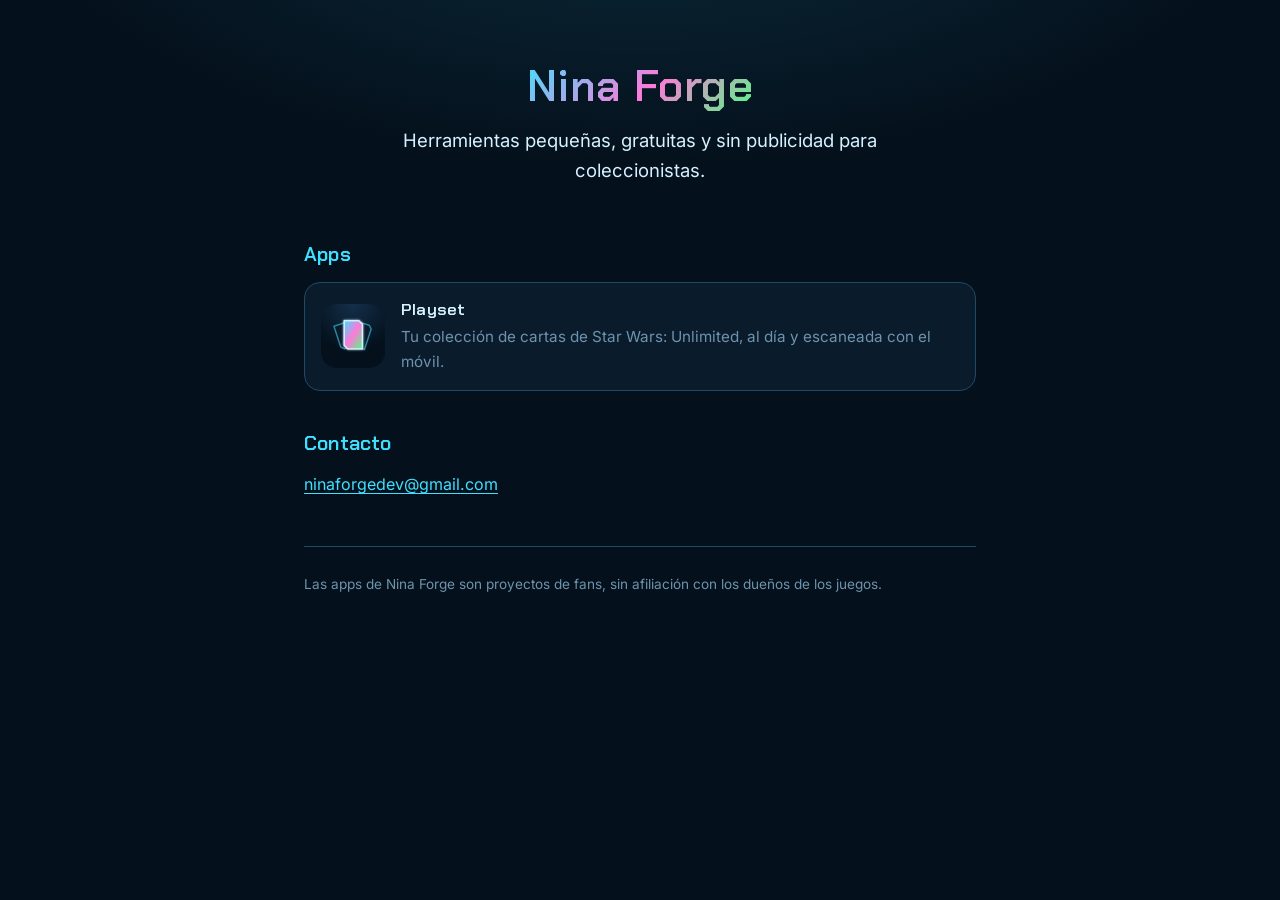
<file: index.html>
<!doctype html>
<html lang="es">
<head>
<meta charset="utf-8">
<meta name="viewport" content="width=device-width,initial-scale=1">
<title>Nina Forge</title>
<meta name="description" content="Herramientas pequeñas, gratuitas y sin publicidad para coleccionistas.">
<meta name="theme-color" content="#04101C">
<link rel="icon" href="/assets/favicon.png">
<link rel="stylesheet" href="/assets/site.css">
</head>
<body>
<main>
<section class="hero">
<h1><span class="holo-text">Nina Forge</span></h1>
<p class="lead">Herramientas pequeñas, gratuitas y sin publicidad para coleccionistas.</p>
</section>

<h2>Apps</h2>
<a class="app-link" href="playset/">
<img src="/assets/playset-icon.png" alt="">
<div><h3>Playset</h3><p>Tu colección de cartas de Star Wars: Unlimited, al día y escaneada con el móvil.</p></div>
</a>

<h2>Contacto</h2>
<p><a href="mailto:ninaforgedev@gmail.com">ninaforgedev@gmail.com</a></p>

<footer>
<p>Las apps de Nina Forge son proyectos de fans, sin afiliación con los dueños de los juegos.</p>
</footer>
</main>
</body>
</html>
</file>
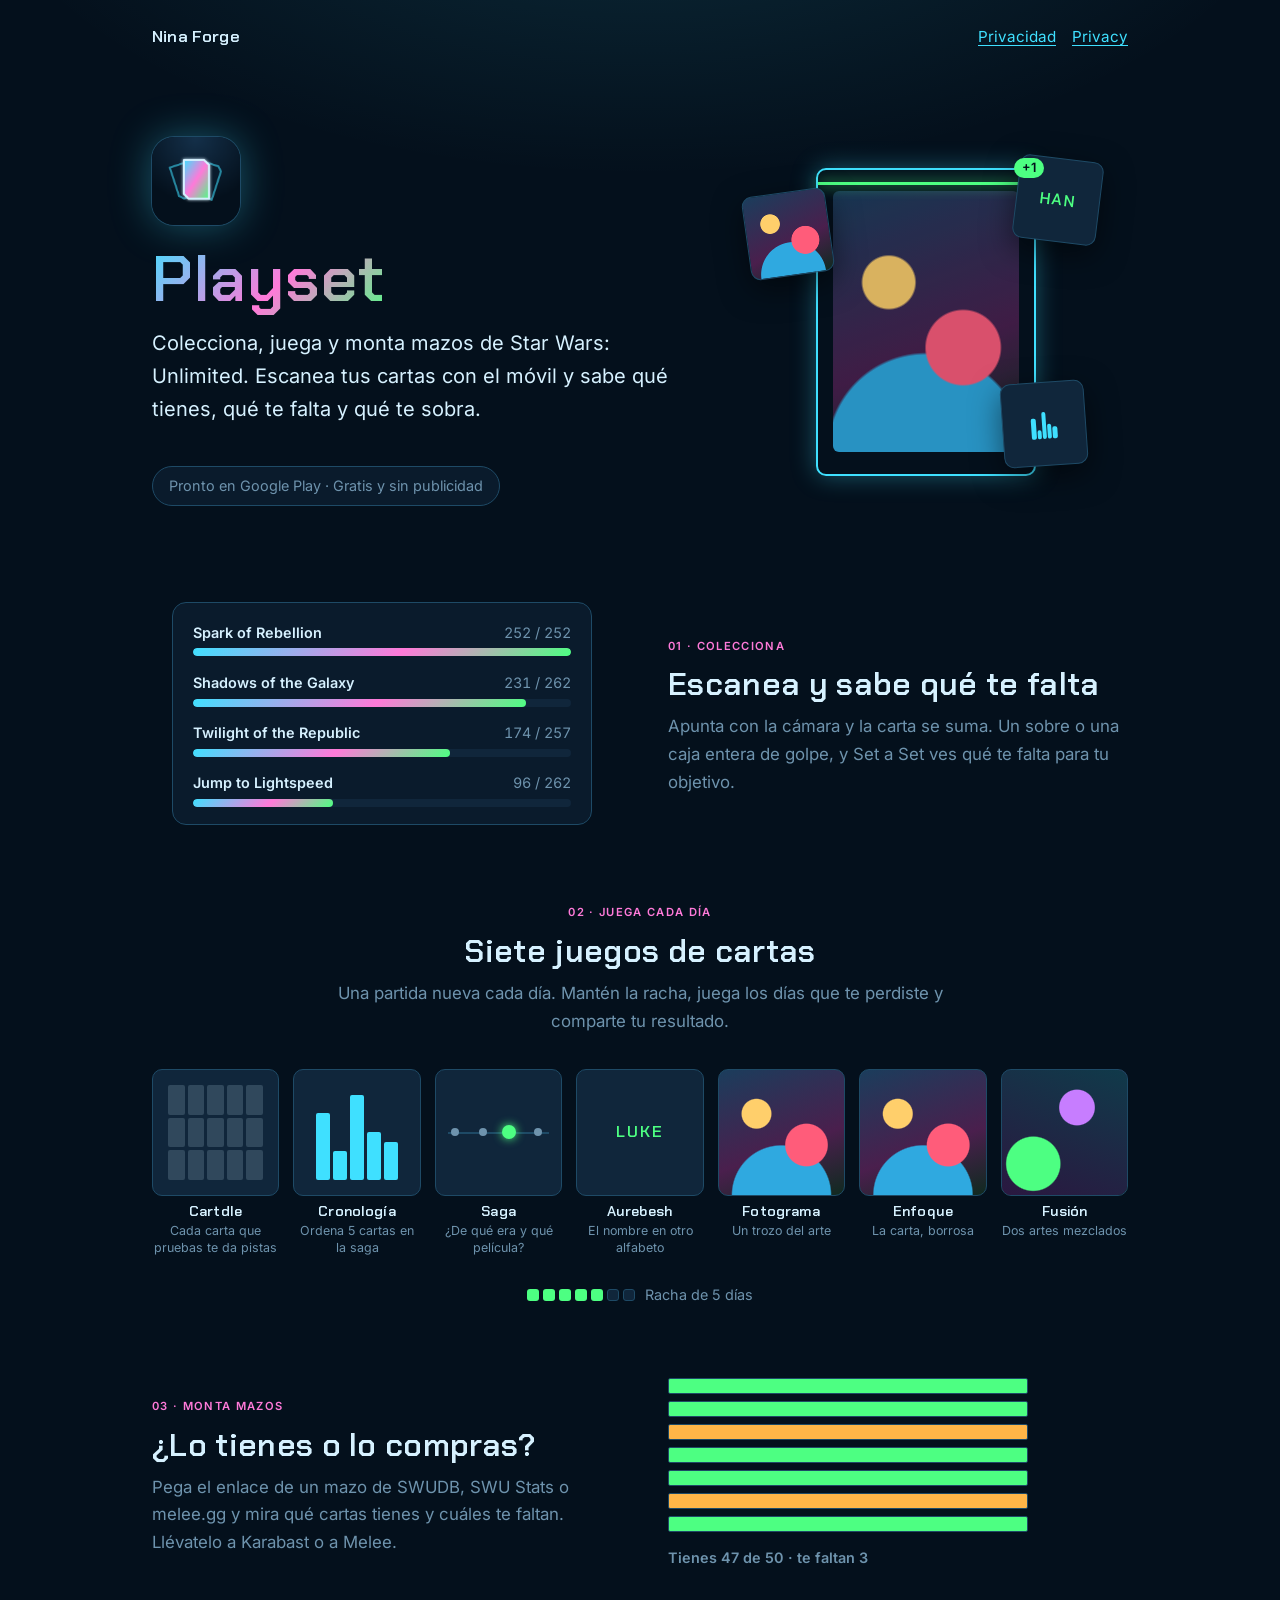
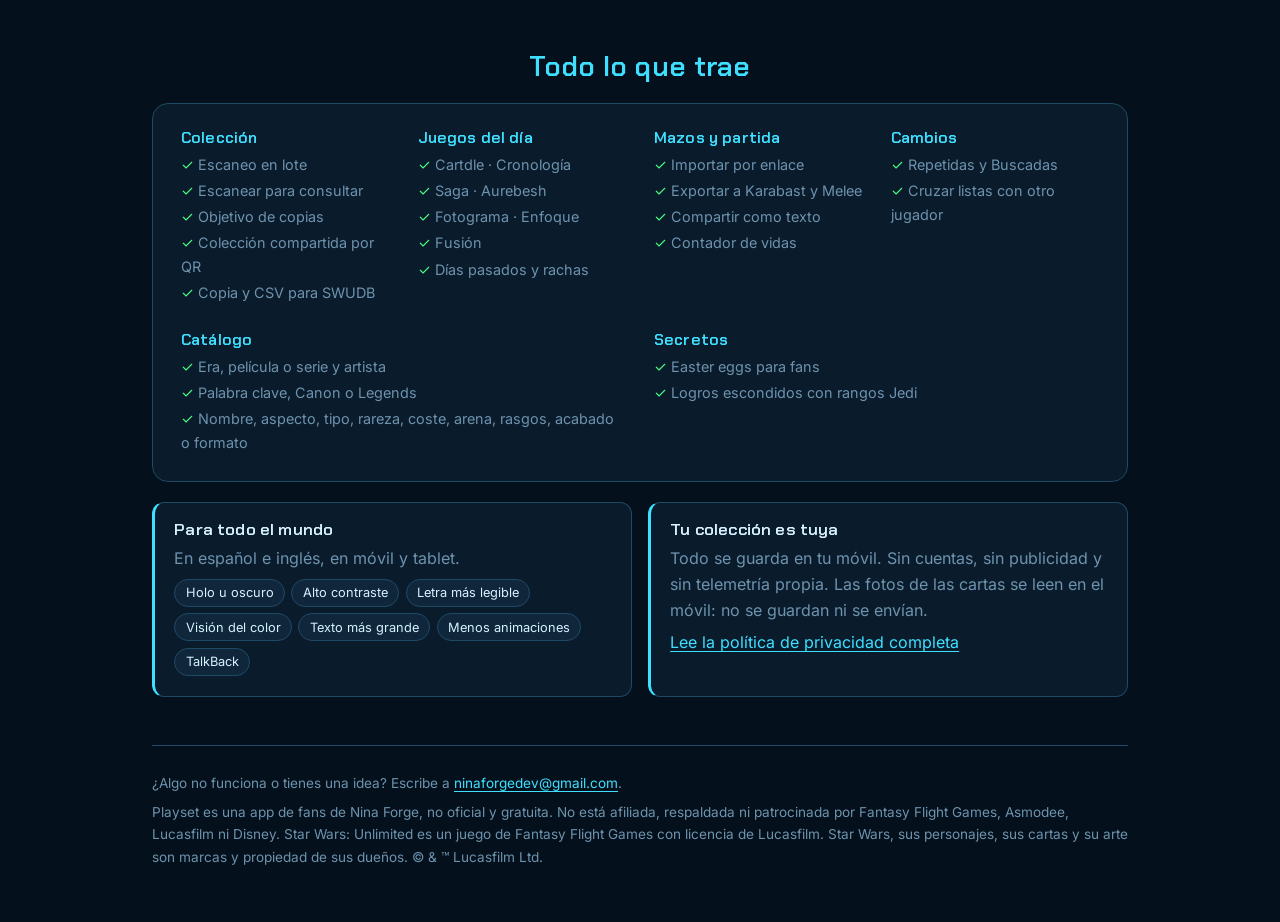
<file: playset/index.html>
<!doctype html>
<html lang="es">
<head>
<meta charset="utf-8">
<meta name="viewport" content="width=device-width,initial-scale=1">
<title>Playset</title>
<meta name="description" content="App de fans, gratuita y sin publicidad, para coleccionar, jugar y montar mazos de Star Wars: Unlimited: escanea tus cartas con el móvil y juega siete juegos de cartas cada día.">
<meta name="theme-color" content="#04101C">
<link rel="icon" href="/assets/favicon.png">
<link rel="stylesheet" href="/assets/site.css">
</head>
<body>
<main class="lp">
<header class="topbar">
<a class="brand" href="/">Nina Forge</a>
<nav><a href="privacidad/">Privacidad</a><a href="privacidad/en/">Privacy</a></nav>
</header>

<section class="lp-hero">
<div>
<img class="lp-icon" src="/assets/playset-icon.png" alt="Icono de Playset">
<h1><span class="holo-text">Playset</span></h1>
<p class="lp-lead">Colecciona, juega y monta mazos de Star Wars: Unlimited. Escanea tus cartas con el móvil y sabe qué tienes, qué te falta y qué te sobra.</p>
<span class="badge">Pronto en Google Play · Gratis y sin publicidad</span>
</div>
<div class="lp-collage" aria-hidden="true">
<div class="lp-scan"><span class="lp-plus">+1</span><div class="lp-art"></div></div>
<div class="lp-game lp-focus lp-art lp-c1"></div>
<div class="lp-game lp-aurebesh lp-c2"><span>⟟⏁⌇</span><span>HAN</span></div>
<div class="lp-game lp-chronology lp-c3"><i></i><i></i><i></i><i></i><i></i></div>
</div>
</section>

<section class="lp-pillar lp-collect">
<div class="lp-visual" aria-hidden="true">
<div class="lp-scan lp-mobile-only"><span class="lp-plus">+1</span><div class="lp-art"></div></div>
<div class="lp-sets lp-desktop-only">
<div class="lp-set"><b>Spark of Rebellion</b><span>252 / 252</span><i style="--progress:100%"></i></div>
<div class="lp-set"><b>Shadows of the Galaxy</b><span>231 / 262</span><i style="--progress:88%"></i></div>
<div class="lp-set"><b>Twilight of the Republic</b><span>174 / 257</span><i style="--progress:68%"></i></div>
<div class="lp-set"><b>Jump to Lightspeed</b><span>96 / 262</span><i style="--progress:37%"></i></div>
</div>
</div>
<div><span class="lp-step">01 · Colecciona</span><h2>Escanea y sabe qué te falta</h2><p>Apunta con la cámara y la carta se suma. Un sobre o una caja entera de golpe, y Set a Set ves qué te falta para tu objetivo.</p></div>
</section>

<section class="lp-pillar lp-play">
<div class="lp-play-text"><span class="lp-step">02 · Juega cada día</span><h2>Siete juegos de cartas</h2><p>Una partida nueva cada día. Mantén la racha, juega los días que te perdiste y comparte tu resultado.</p></div>
<ul class="lp-games">
<li><div class="lp-game lp-cartdle" aria-hidden="true"><span><i class="lp-no"></i><i class="lp-close"></i><i class="lp-no"></i><i class="lp-yes"></i><i class="lp-no"></i></span><span><i class="lp-close"></i><i class="lp-yes"></i><i class="lp-no"></i><i class="lp-yes"></i><i class="lp-close"></i></span><span><i class="lp-yes"></i><i class="lp-yes"></i><i class="lp-yes"></i><i class="lp-yes"></i><i class="lp-yes"></i></span></div><h3>Cartdle</h3><p>Cada carta que pruebas te da pistas</p></li>
<li><div class="lp-game lp-chronology" aria-hidden="true"><i></i><i></i><i></i><i></i><i></i></div><h3>Cronología</h3><p>Ordena 5 cartas en la saga</p></li>
<li><div class="lp-game lp-saga" aria-hidden="true"><i></i><i></i><i></i><i></i><b></b></div><h3>Saga</h3><p>¿De qué era y qué película?</p></li>
<li><div class="lp-game lp-aurebesh" aria-hidden="true"><span>⟟⏁⌇⟒</span><span>LUKE</span></div><h3>Aurebesh</h3><p>El nombre en otro alfabeto</p></li>
<li><div class="lp-game lp-frame lp-art" aria-hidden="true"></div><h3>Fotograma</h3><p>Un trozo del arte</p></li>
<li><div class="lp-game lp-focus lp-art" aria-hidden="true"></div><h3>Enfoque</h3><p>La carta, borrosa</p></li>
<li><div class="lp-game lp-fusion lp-art" aria-hidden="true"></div><h3>Fusión</h3><p>Dos artes mezclados</p></li>
</ul>
<div class="lp-streak" aria-hidden="true"><i></i><i></i><i></i><i></i><i></i><i class="lp-off"></i><i class="lp-off"></i>Racha de 5 días</div>
</section>

<section class="lp-pillar lp-decks">
<div class="lp-visual" aria-hidden="true">
<div class="lp-deck"><i style="--row:0"></i><i style="--row:1"></i><i class="lp-missing" style="--row:2"></i><i style="--row:3"></i><i style="--row:4"></i><i class="lp-missing" style="--row:5"></i><i style="--row:6"></i><span>Tienes 47 de 50 · te faltan 3</span></div>
</div>
<div><span class="lp-step">03 · Monta mazos</span><h2>¿Lo tienes o lo compras?</h2><p>Pega el enlace de un mazo de SWUDB, SWU Stats o melee.gg y mira qué cartas tienes y cuáles te faltan. Llévatelo a Karabast o a Melee.</p></div>
</section>

<h2 class="lp-section">Todo lo que trae</h2>
<div class="lp-index">
<div><h3>Colección</h3><ul><li>Escaneo en lote</li><li>Escanear para consultar</li><li>Objetivo de copias</li><li>Colección compartida por QR</li><li>Copia y CSV para SWUDB</li></ul></div>
<div><h3>Juegos del día</h3><ul><li>Cartdle · Cronología</li><li>Saga · Aurebesh</li><li>Fotograma · Enfoque</li><li>Fusión</li><li>Días pasados y rachas</li></ul></div>
<div><h3>Mazos y partida</h3><ul><li>Importar por enlace</li><li>Exportar a Karabast y Melee</li><li>Compartir como texto</li><li>Contador de vidas</li></ul></div>
<div><h3>Cambios</h3><ul><li>Repetidas y Buscadas</li><li>Cruzar listas con otro jugador</li></ul></div>
<div class="lp-wide"><h3>Catálogo</h3><ul><li>Era, película o serie y artista</li><li>Palabra clave, Canon o Legends</li><li>Nombre, aspecto, tipo, rareza, coste, arena, rasgos, acabado o formato</li></ul></div>
<div class="lp-wide"><h3>Secretos</h3><ul><li>Easter eggs para fans</li><li>Logros escondidos con rangos Jedi</li></ul></div>
</div>

<div class="lp-pair">
<div class="panel"><h3>Para todo el mundo</h3><p>En español e inglés, en móvil y tablet.</p><ul class="lp-chips"><li>Holo u oscuro</li><li>Alto contraste</li><li>Letra más legible</li><li>Visión del color</li><li>Texto más grande</li><li>Menos animaciones</li><li>TalkBack</li></ul></div>
<div class="panel"><h3>Tu colección es tuya</h3><p>Todo se guarda en tu móvil. Sin cuentas, sin publicidad y sin telemetría propia. Las fotos de las cartas se leen en el móvil: no se guardan ni se envían.</p><p><a href="privacidad/">Lee la política de privacidad completa</a></p></div>
</div>

<footer>
<p>¿Algo no funciona o tienes una idea? Escribe a <a href="mailto:ninaforgedev@gmail.com">ninaforgedev@gmail.com</a>.</p>
<p>Playset es una app de fans de Nina Forge, no oficial y gratuita. No está afiliada, respaldada ni patrocinada por Fantasy Flight Games, Asmodee, Lucasfilm ni Disney. Star Wars: Unlimited es un juego de Fantasy Flight Games con licencia de Lucasfilm. Star Wars, sus personajes, sus cartas y su arte son marcas y propiedad de sus dueños. © &amp; ™ Lucasfilm Ltd.</p>
</footer>
</main>
</body>
</html>
</file>
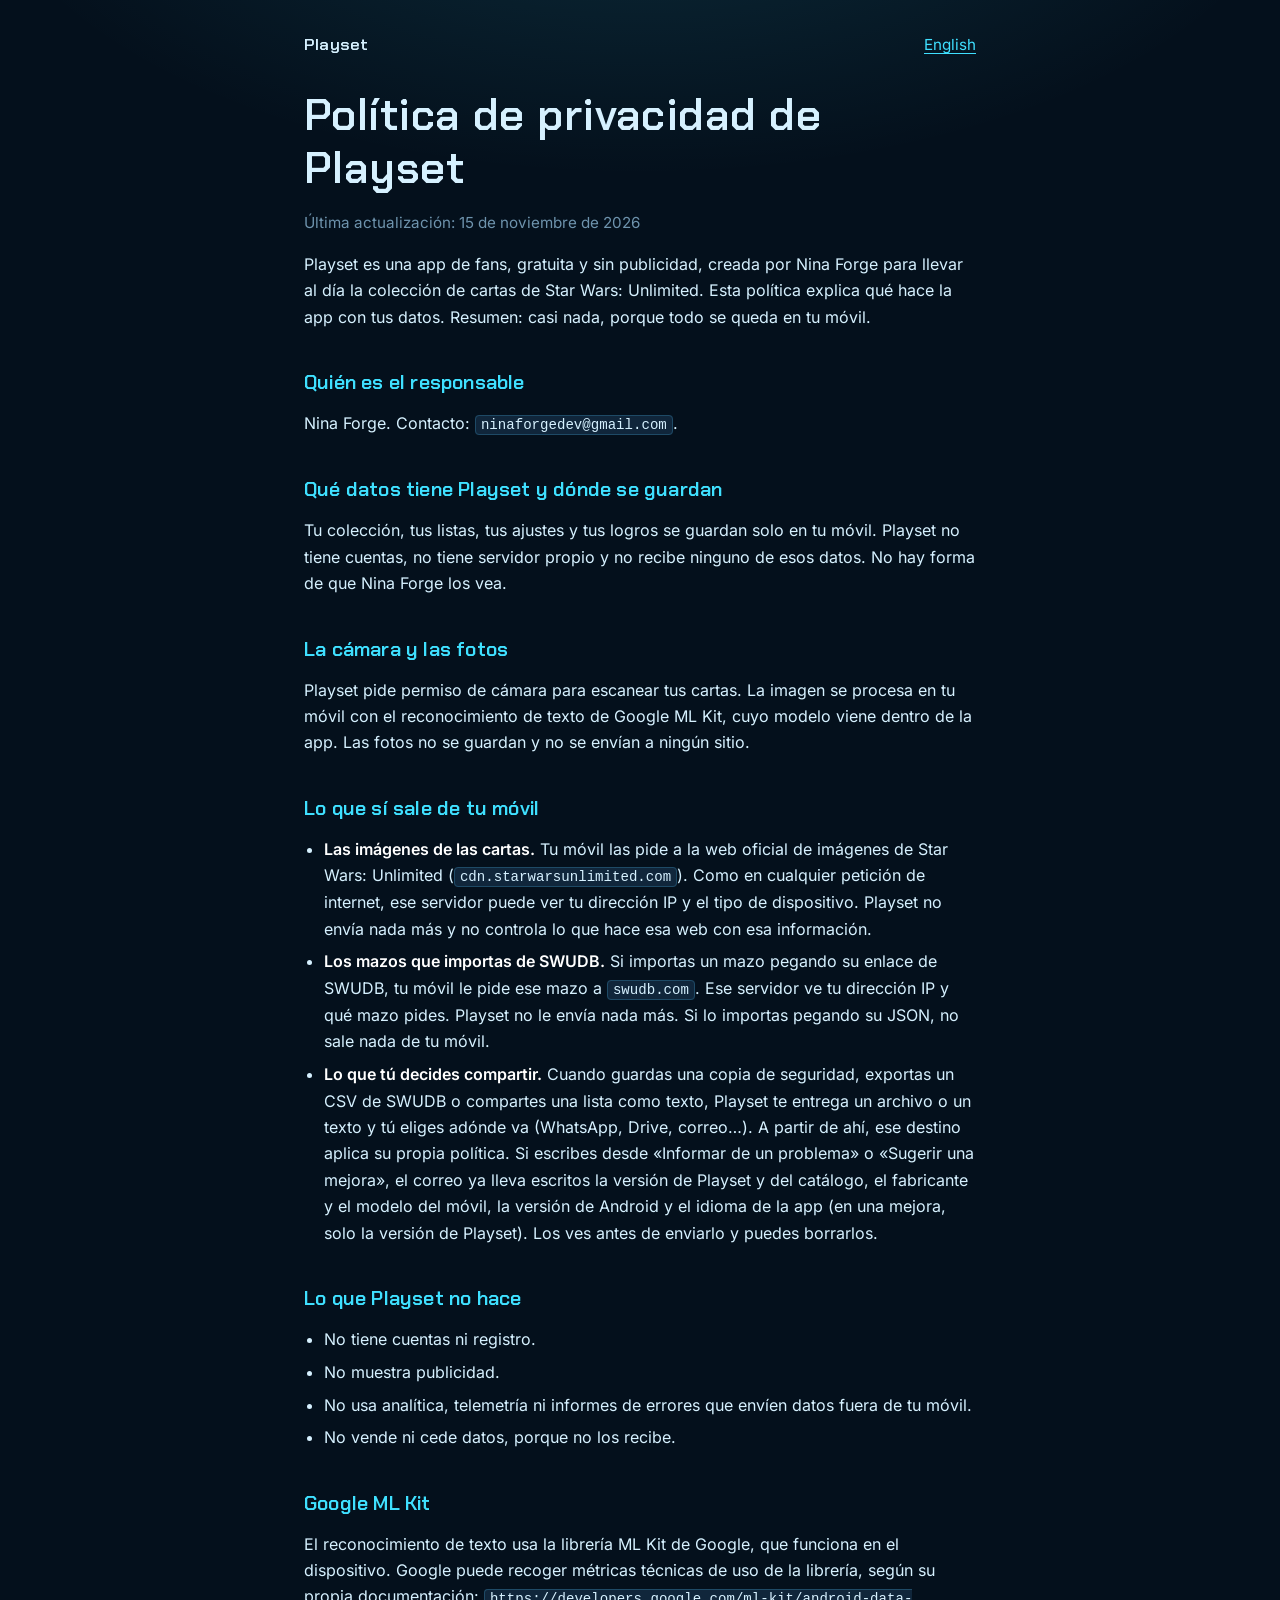
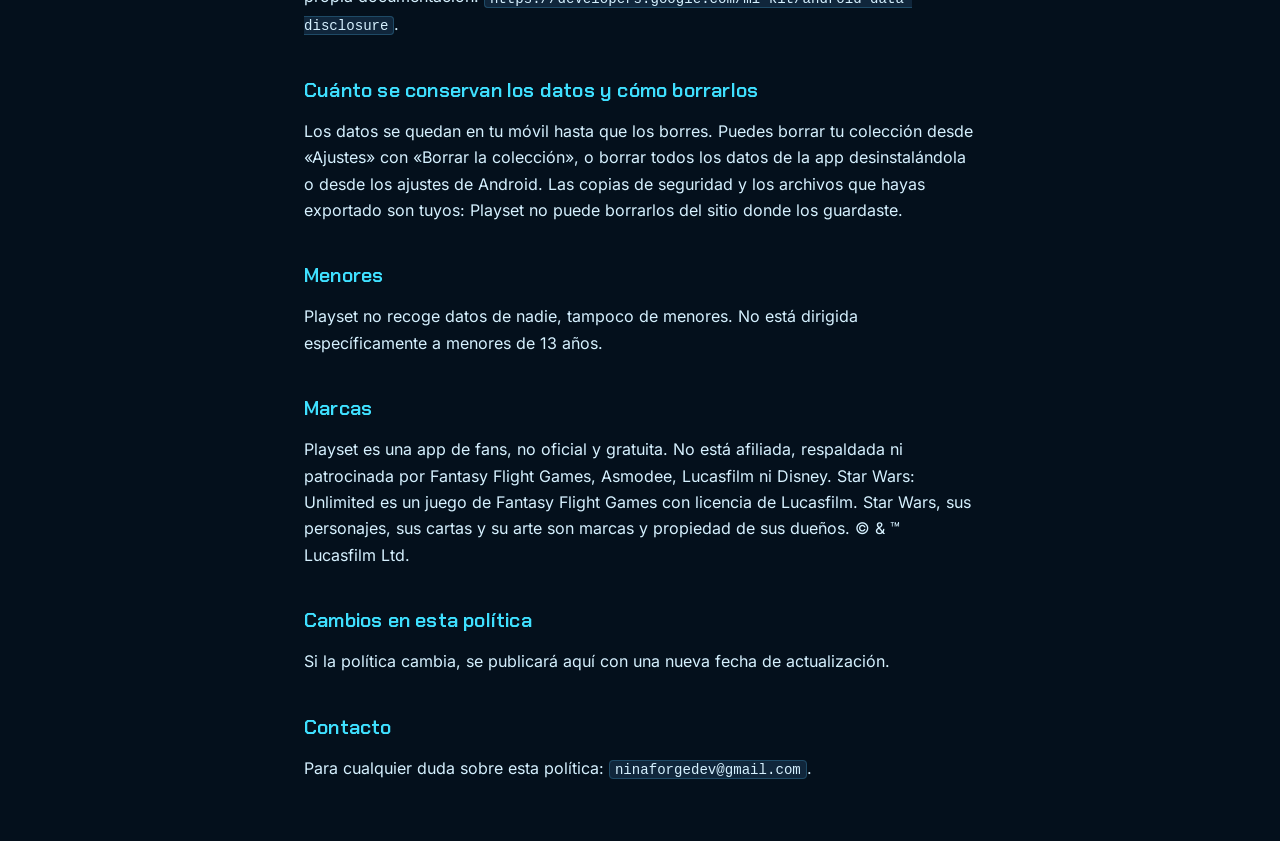
<file: playset/privacidad/index.html>
<!doctype html>
<html lang="es">
<head>
<meta charset="utf-8">
<meta name="viewport" content="width=device-width,initial-scale=1">
<title>Política de privacidad de Playset</title>
<meta name="theme-color" content="#04101C">
<link rel="icon" href="/assets/favicon.png">
<link rel="stylesheet" href="/assets/site.css">
</head>
<body>
<main>
<header class="topbar">
<a class="brand" href="/playset/">Playset</a>
<nav><a href="en/" lang="en">English</a></nav>
</header>
<h1>Política de privacidad de Playset</h1>
<p class="meta">Última actualización: 15 de noviembre de 2026</p>
<p>Playset es una app de fans, gratuita y sin publicidad, creada por Nina Forge para llevar al día la colección de cartas de Star Wars: Unlimited. Esta política explica qué hace la app con tus datos. Resumen: casi nada, porque todo se queda en tu móvil.</p>
<h2>Quién es el responsable</h2>
<p>Nina Forge. Contacto: <code>ninaforgedev@gmail.com</code>.</p>
<h2>Qué datos tiene Playset y dónde se guardan</h2>
<p>Tu colección, tus listas, tus ajustes y tus logros se guardan solo en tu móvil. Playset no tiene cuentas, no tiene servidor propio y no recibe ninguno de esos datos. No hay forma de que Nina Forge los vea.</p>
<h2>La cámara y las fotos</h2>
<p>Playset pide permiso de cámara para escanear tus cartas. La imagen se procesa en tu móvil con el reconocimiento de texto de Google ML Kit, cuyo modelo viene dentro de la app. Las fotos no se guardan y no se envían a ningún sitio.</p>
<h2>Lo que sí sale de tu móvil</h2>
<ul><li><strong>Las imágenes de las cartas.</strong> Tu móvil las pide a la web oficial de imágenes de Star Wars: Unlimited (<code>cdn.starwarsunlimited.com</code>). Como en cualquier petición de internet, ese servidor puede ver tu dirección IP y el tipo de dispositivo. Playset no envía nada más y no controla lo que hace esa web con esa información.</li><li><strong>Los mazos que importas de SWUDB.</strong> Si importas un mazo pegando su enlace de SWUDB, tu móvil le pide ese mazo a <code>swudb.com</code>. Ese servidor ve tu dirección IP y qué mazo pides. Playset no le envía nada más. Si lo importas pegando su JSON, no sale nada de tu móvil.</li><li><strong>Lo que tú decides compartir.</strong> Cuando guardas una copia de seguridad, exportas un CSV de SWUDB o compartes una lista como texto, Playset te entrega un archivo o un texto y tú eliges adónde va (WhatsApp, Drive, correo…). A partir de ahí, ese destino aplica su propia política. Si escribes desde «Informar de un problema» o «Sugerir una mejora», el correo ya lleva escritos la versión de Playset y del catálogo, el fabricante y el modelo del móvil, la versión de Android y el idioma de la app (en una mejora, solo la versión de Playset). Los ves antes de enviarlo y puedes borrarlos.</li></ul>
<h2>Lo que Playset no hace</h2>
<ul><li>No tiene cuentas ni registro.</li><li>No muestra publicidad.</li><li>No usa analítica, telemetría ni informes de errores que envíen datos fuera de tu móvil.</li><li>No vende ni cede datos, porque no los recibe.</li></ul>
<h2>Google ML Kit</h2>
<p>El reconocimiento de texto usa la librería ML Kit de Google, que funciona en el dispositivo. Google puede recoger métricas técnicas de uso de la librería, según su propia documentación: <code>https://developers.google.com/ml-kit/android-data-disclosure</code>.</p>
<h2>Cuánto se conservan los datos y cómo borrarlos</h2>
<p>Los datos se quedan en tu móvil hasta que los borres. Puedes borrar tu colección desde «Ajustes» con «Borrar la colección», o borrar todos los datos de la app desinstalándola o desde los ajustes de Android. Las copias de seguridad y los archivos que hayas exportado son tuyos: Playset no puede borrarlos del sitio donde los guardaste.</p>
<h2>Menores</h2>
<p>Playset no recoge datos de nadie, tampoco de menores. No está dirigida específicamente a menores de 13 años.</p>
<h2>Marcas</h2>
<p>Playset es una app de fans, no oficial y gratuita. No está afiliada, respaldada ni patrocinada por Fantasy Flight Games, Asmodee, Lucasfilm ni Disney. Star Wars: Unlimited es un juego de Fantasy Flight Games con licencia de Lucasfilm. Star Wars, sus personajes, sus cartas y su arte son marcas y propiedad de sus dueños. © &amp; ™ Lucasfilm Ltd.</p>
<h2>Cambios en esta política</h2>
<p>Si la política cambia, se publicará aquí con una nueva fecha de actualización.</p>
<h2>Contacto</h2>
<p>Para cualquier duda sobre esta política: <code>ninaforgedev@gmail.com</code>.</p>
</main>
</body>
</html>
</file>
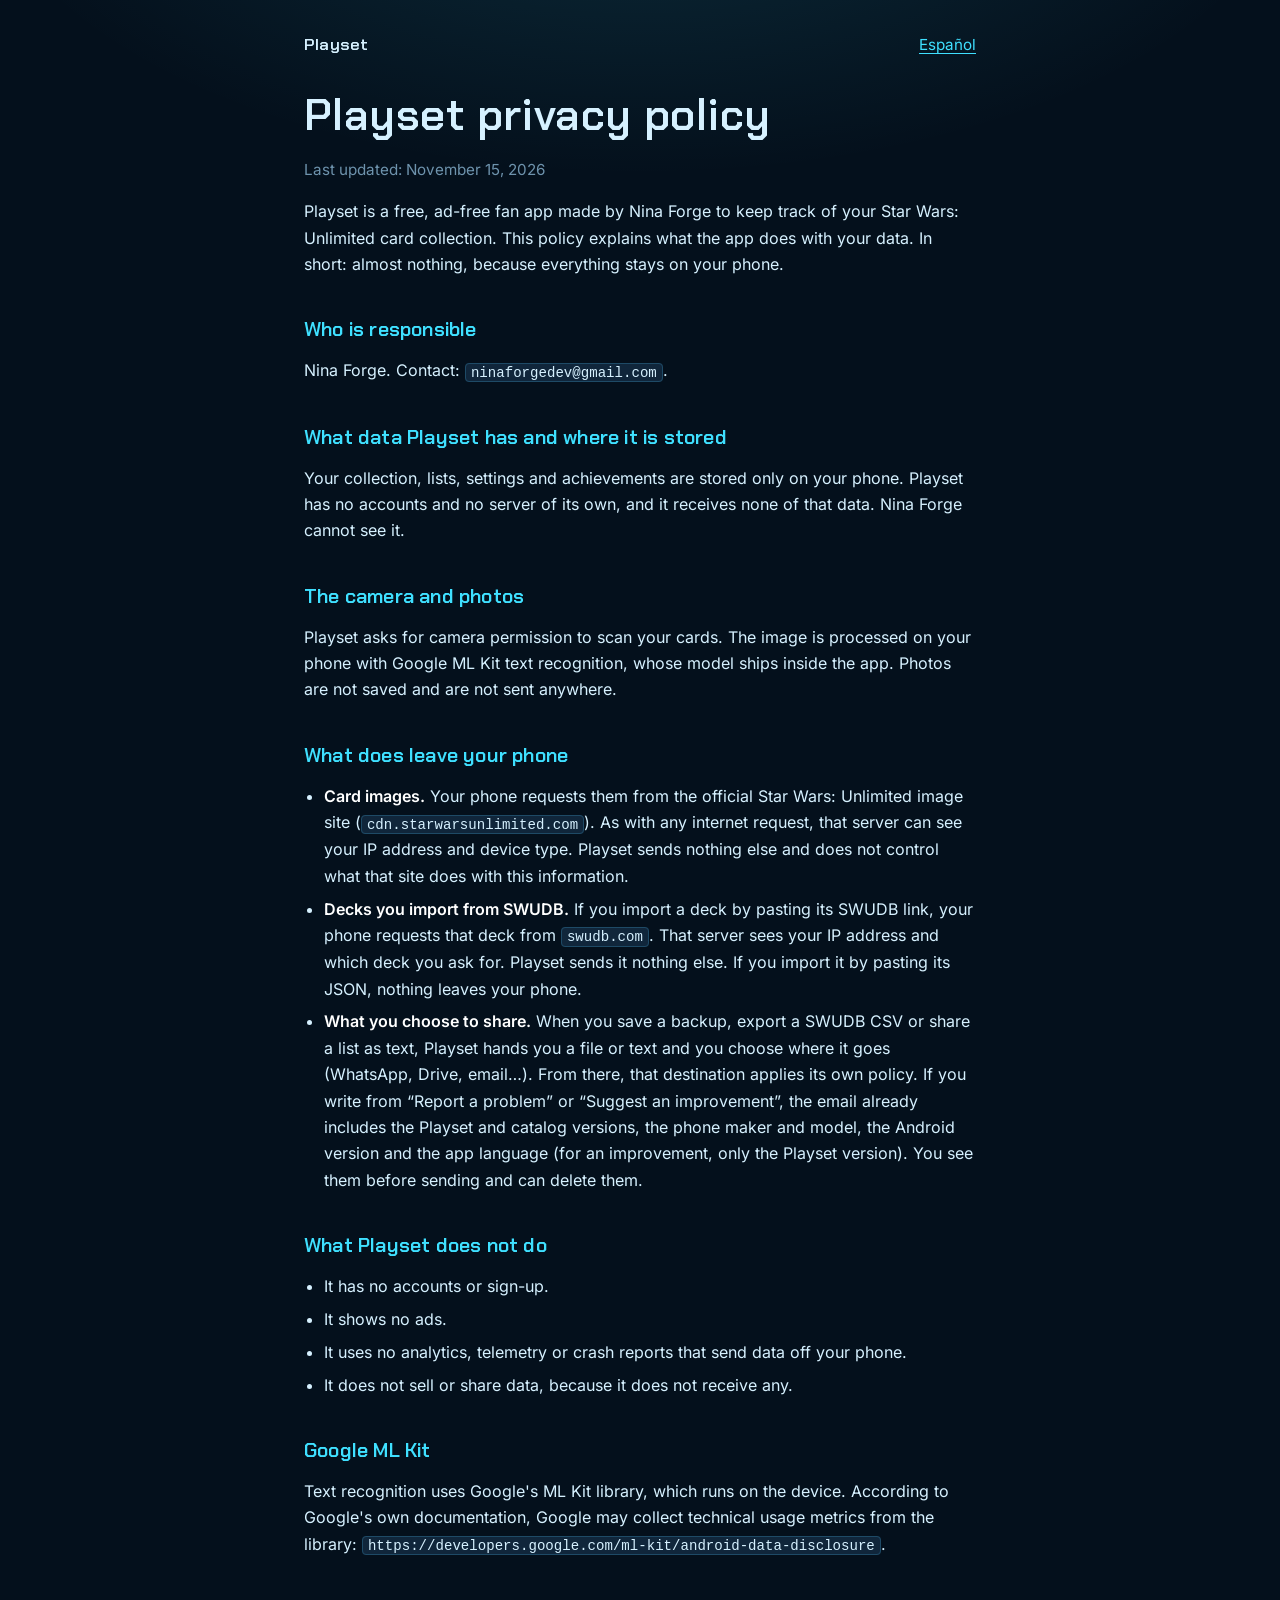
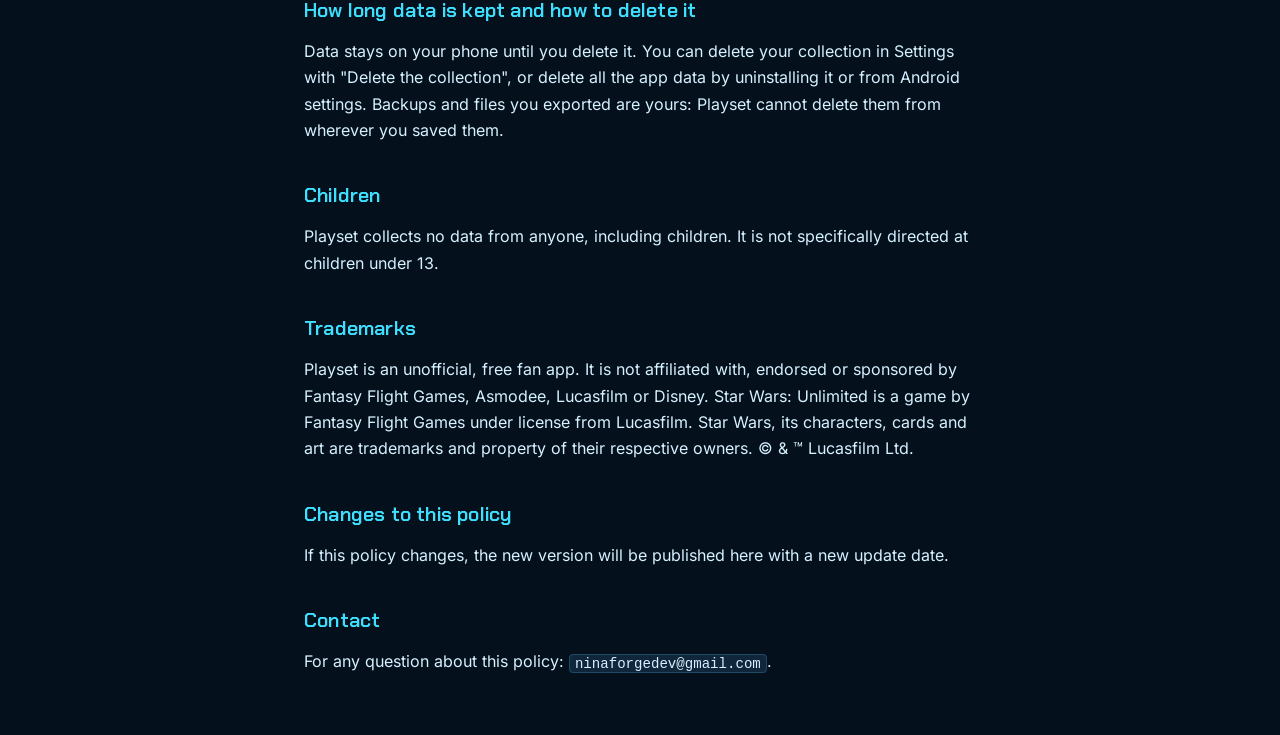
<file: playset/privacidad/en/index.html>
<!doctype html>
<html lang="en">
<head>
<meta charset="utf-8">
<meta name="viewport" content="width=device-width,initial-scale=1">
<title>Playset privacy policy</title>
<meta name="theme-color" content="#04101C">
<link rel="icon" href="/assets/favicon.png">
<link rel="stylesheet" href="/assets/site.css">
</head>
<body>
<main>
<header class="topbar">
<a class="brand" href="/playset/">Playset</a>
<nav><a href="../" lang="es">Español</a></nav>
</header>
<h1>Playset privacy policy</h1>
<p class="meta">Last updated: November 15, 2026</p>
<p>Playset is a free, ad-free fan app made by Nina Forge to keep track of your Star Wars: Unlimited card collection. This policy explains what the app does with your data. In short: almost nothing, because everything stays on your phone.</p>
<h2>Who is responsible</h2>
<p>Nina Forge. Contact: <code>ninaforgedev@gmail.com</code>.</p>
<h2>What data Playset has and where it is stored</h2>
<p>Your collection, lists, settings and achievements are stored only on your phone. Playset has no accounts and no server of its own, and it receives none of that data. Nina Forge cannot see it.</p>
<h2>The camera and photos</h2>
<p>Playset asks for camera permission to scan your cards. The image is processed on your phone with Google ML Kit text recognition, whose model ships inside the app. Photos are not saved and are not sent anywhere.</p>
<h2>What does leave your phone</h2>
<ul><li><strong>Card images.</strong> Your phone requests them from the official Star Wars: Unlimited image site (<code>cdn.starwarsunlimited.com</code>). As with any internet request, that server can see your IP address and device type. Playset sends nothing else and does not control what that site does with this information.</li><li><strong>Decks you import from SWUDB.</strong> If you import a deck by pasting its SWUDB link, your phone requests that deck from <code>swudb.com</code>. That server sees your IP address and which deck you ask for. Playset sends it nothing else. If you import it by pasting its JSON, nothing leaves your phone.</li><li><strong>What you choose to share.</strong> When you save a backup, export a SWUDB CSV or share a list as text, Playset hands you a file or text and you choose where it goes (WhatsApp, Drive, email…). From there, that destination applies its own policy. If you write from “Report a problem” or “Suggest an improvement”, the email already includes the Playset and catalog versions, the phone maker and model, the Android version and the app language (for an improvement, only the Playset version). You see them before sending and can delete them.</li></ul>
<h2>What Playset does not do</h2>
<ul><li>It has no accounts or sign-up.</li><li>It shows no ads.</li><li>It uses no analytics, telemetry or crash reports that send data off your phone.</li><li>It does not sell or share data, because it does not receive any.</li></ul>
<h2>Google ML Kit</h2>
<p>Text recognition uses Google's ML Kit library, which runs on the device. According to Google's own documentation, Google may collect technical usage metrics from the library: <code>https://developers.google.com/ml-kit/android-data-disclosure</code>.</p>
<h2>How long data is kept and how to delete it</h2>
<p>Data stays on your phone until you delete it. You can delete your collection in Settings with "Delete the collection", or delete all the app data by uninstalling it or from Android settings. Backups and files you exported are yours: Playset cannot delete them from wherever you saved them.</p>
<h2>Children</h2>
<p>Playset collects no data from anyone, including children. It is not specifically directed at children under 13.</p>
<h2>Trademarks</h2>
<p>Playset is an unofficial, free fan app. It is not affiliated with, endorsed or sponsored by Fantasy Flight Games, Asmodee, Lucasfilm or Disney. Star Wars: Unlimited is a game by Fantasy Flight Games under license from Lucasfilm. Star Wars, its characters, cards and art are trademarks and property of their respective owners. © &amp; ™ Lucasfilm Ltd.</p>
<h2>Changes to this policy</h2>
<p>If this policy changes, the new version will be published here with a new update date.</p>
<h2>Contact</h2>
<p>For any question about this policy: <code>ninaforgedev@gmail.com</code>.</p>
</main>
</body>
</html>
</file>
<file: assets/site.css>
@font-face{font-family:"Chakra Petch";font-weight:600;font-display:swap;src:url(/assets/fonts/ChakraPetch_600SemiBold.ttf) format("truetype")}
@font-face{font-family:"Inter";font-weight:400;font-display:swap;src:url(/assets/fonts/Inter_400Regular.ttf) format("truetype")}
@font-face{font-family:"Inter";font-weight:600;font-display:swap;src:url(/assets/fonts/Inter_600SemiBold.ttf) format("truetype")}

:root{
  --background:#04101C;
  --surface:#0A1B2C;
  --raised:#10263B;
  --line:#1E4A66;
  --text:#D6F1FF;
  --muted:#6E93AD;
  --accent:#3FE0FF;
  --foil:#FF7AD9;
  --green:#4DFF82;
  --holo:linear-gradient(135deg,var(--accent) 0%,var(--foil) 55%,var(--green) 100%);
}

*{box-sizing:border-box}
html{color-scheme:dark}
body{
  margin:0;
  min-height:100vh;
  background:
    radial-gradient(60rem 30rem at 50% -10rem,rgba(63,224,255,.14),transparent 70%),
    var(--background);
  color:var(--text);
  font:16px/1.65 Inter,system-ui,-apple-system,"Segoe UI",Roboto,sans-serif;
  -webkit-font-smoothing:antialiased;
}

main{max-width:44rem;margin:0 auto;padding:2rem 1rem 3rem}

h1,h2,h3,.brand{font-family:"Chakra Petch",Inter,system-ui,sans-serif;font-weight:600;letter-spacing:.01em;line-height:1.2}
h1{font-size:clamp(2rem,6vw,2.75rem);margin:.25rem 0 .75rem}
h2{font-size:1.25rem;margin:2.5rem 0 .75rem;color:var(--accent)}
h3{font-size:1.05rem;margin:0 0 .35rem}

a{color:var(--accent);text-decoration-thickness:1px;text-underline-offset:3px}
a:hover{text-decoration-thickness:2px}
a:focus-visible{outline:2px solid var(--accent);outline-offset:3px;border-radius:4px}

code{font-family:"JetBrains Mono",ui-monospace,Menlo,monospace;font-size:.88em;background:var(--raised);border:1px solid var(--line);padding:.05em .35em;border-radius:4px;overflow-wrap:anywhere}
strong{color:#fff;font-weight:600}
ul{padding-left:1.25rem}
li{margin:.4rem 0}

.topbar{display:flex;justify-content:space-between;align-items:center;gap:1rem;margin-bottom:2rem;font-size:.95rem}
.topbar .brand{color:var(--text);text-decoration:none;font-size:1.05rem}
.topbar nav{display:flex;gap:1rem;flex-wrap:wrap}

.hero{text-align:center;padding:1.5rem 0 1rem}
.hero img{width:112px;height:112px;border-radius:26px;box-shadow:0 0 0 1px var(--line),0 0 48px rgba(63,224,255,.35)}
.hero .lead{font-size:1.15rem;color:var(--text);max-width:34rem;margin:0 auto}
.holo-text{background:var(--holo);-webkit-background-clip:text;background-clip:text;color:transparent}

.badge{display:inline-block;margin-top:1.25rem;padding:.45rem 1rem;border:1px solid var(--line);border-radius:999px;background:var(--surface);color:var(--muted);font-size:.9rem}

.grid{display:grid;grid-template-columns:repeat(auto-fit,minmax(13rem,1fr));gap:.85rem;margin-top:1rem}
.tile{background:var(--surface);border:1px solid var(--line);border-radius:14px;padding:1rem 1.1rem}
.tile p{margin:0;color:var(--muted);font-size:.95rem}

.panel{background:var(--surface);border:1px solid var(--line);border-left:3px solid var(--accent);border-radius:12px;padding:1rem 1.2rem;margin-top:1rem}
.panel p{margin:.35rem 0}

.app-link{display:flex;align-items:center;gap:1rem;text-decoration:none;color:inherit;background:var(--surface);border:1px solid var(--line);border-radius:16px;padding:1rem;margin-top:1rem;transition:border-color .15s,transform .15s}
.app-link:hover{border-color:var(--accent);transform:translateY(-1px)}
.app-link img{width:64px;height:64px;border-radius:16px;flex:none}
.app-link p{margin:.15rem 0 0;color:var(--muted);font-size:.95rem}

.meta{color:var(--muted);font-size:.95rem}
footer{margin-top:3rem;padding-top:1.25rem;border-top:1px solid var(--line);color:var(--muted);font-size:.85rem}
footer p{margin:.4rem 0}

@media (prefers-reduced-motion:reduce){.app-link{transition:none}.app-link:hover{transform:none}}

main.lp{max-width:66rem}
.lp-desktop-only{display:none}
.lp-hero{display:grid;gap:1.25rem;justify-items:center;text-align:center;padding:1.5rem 0 .5rem}
.lp-icon{width:80px;height:80px;border-radius:20px;box-shadow:0 0 0 1px var(--line),0 0 40px rgba(63,224,255,.35)}
.lp-hero h1{font-size:2.5rem;margin:.6rem 0 .5rem}
.lp-lead{font-size:1.05rem;max-width:34rem;margin:0 auto 1rem}
.lp-collage{display:none;position:relative}

.lp-step{font:600 .7rem/1 Inter,system-ui,sans-serif;letter-spacing:.12em;text-transform:uppercase;color:var(--foil)}
.lp-pillar{display:grid;gap:1rem;margin-top:2.25rem}
.lp-pillar h2{font-size:1.35rem;color:var(--text);margin:.35rem 0 .4rem}
.lp-pillar p{margin:0;color:var(--muted)}
.lp-collect{grid-template-columns:96px 1fr;align-items:center}
.lp-decks{grid-template-columns:1fr 96px;align-items:center}
.lp-decks .lp-visual{order:2}

.lp-art,.lp-game.lp-art{background:
  radial-gradient(circle at 30% 35%,#FFCF6B 0 12%,transparent 13%),
  radial-gradient(circle at 70% 60%,#FF5C7A 0 18%,transparent 19%),
  radial-gradient(circle at 50% 100%,#2FA9E0 0 35%,transparent 36%),
  linear-gradient(160deg,#1B3D5C,#4A1F4D 60%,#0F2A1F)}

.lp-scan{position:relative;width:100%;max-width:220px;aspect-ratio:5/7;border-radius:10px;border:2px solid var(--accent);box-shadow:0 0 24px rgba(63,224,255,.35)}
.lp-scan .lp-art{position:absolute;inset:7%;border-radius:6px;opacity:.85}
.lp-scan::after{content:"";position:absolute;left:0;right:0;top:4%;height:3px;background:var(--green);box-shadow:0 0 14px var(--green);animation:lp-sweep 2.4s infinite ease-in-out}
.lp-plus{position:absolute;right:-10px;top:-12px;z-index:1;background:var(--green);color:var(--background);font:600 .8rem/1 Inter,system-ui,sans-serif;padding:.25rem .5rem;border-radius:999px;animation:lp-pop 2.4s infinite}
@keyframes lp-sweep{50%{top:92%}}
@keyframes lp-pop{0%,45%{transform:scale(0);opacity:0}55%{transform:scale(1.2);opacity:1}65%,90%{transform:scale(1);opacity:1}100%{opacity:0}}

.lp-game{width:100%;aspect-ratio:1;border-radius:10px;border:1px solid var(--line);overflow:hidden;position:relative;background:var(--raised)}
.lp-games{list-style:none;padding:0;margin:.4rem 0 0;display:grid;grid-template-columns:repeat(4,1fr);gap:.5rem}
.lp-games li{margin:0;text-align:center}
.lp-games h3{font:400 .78rem/1.3 Inter,system-ui,sans-serif;margin:.3rem 0 0}
.lp-games p{display:none}
.lp-streak{display:flex;gap:4px;align-items:center;font-size:.85rem;color:var(--muted);margin-top:.6rem}
.lp-streak i{width:12px;height:12px;border-radius:3px;background:var(--green)}
.lp-streak i.lp-off{background:var(--raised);border:1px solid var(--line)}
.lp-streak i:last-of-type{margin-right:.4rem}

.lp-cartdle{display:grid;grid-template-rows:repeat(3,1fr);gap:3px;padding:12%}
.lp-cartdle span{display:grid;grid-template-columns:repeat(5,1fr);gap:3px}
.lp-cartdle i{border-radius:2px;background:#30485C;animation:lp-flip 4s infinite}
.lp-cartdle .lp-close{--tile:#FFB547}.lp-cartdle .lp-yes{--tile:var(--green)}.lp-cartdle .lp-no{--tile:#4B5D6E}
.lp-cartdle span:nth-child(2) i{animation-delay:.6s}.lp-cartdle span:nth-child(3) i{animation-delay:1.2s}
@keyframes lp-flip{0%,10%{background:#30485C;transform:scaleY(1)}15%{transform:scaleY(.1)}20%,90%{background:var(--tile);transform:scaleY(1)}100%{background:#30485C}}

.lp-chronology{display:flex;align-items:flex-end;justify-content:center;gap:4%;padding:12%}
.lp-chronology i{width:14%;border-radius:2px;background:var(--accent);animation:lp-swap 4s infinite ease-in-out}
.lp-chronology i:nth-child(1){height:70%;--shift:200%}
.lp-chronology i:nth-child(2){height:30%;--shift:-115%}
.lp-chronology i:nth-child(3){height:90%;--shift:115%}
.lp-chronology i:nth-child(4){height:50%;--shift:-200%}
.lp-chronology i:nth-child(5){height:40%;--shift:0}
@keyframes lp-swap{0%,30%{transform:none}50%,85%{transform:translateX(var(--shift))}100%{transform:none}}

.lp-saga::before{content:"";position:absolute;left:10%;right:10%;top:50%;height:2px;background:var(--line)}
.lp-saga i{position:absolute;top:calc(50% - 4px);width:8px;height:8px;border-radius:50%;background:var(--muted)}
.lp-saga i:nth-child(1){left:12%}.lp-saga i:nth-child(2){left:34%}.lp-saga i:nth-child(3){left:56%}.lp-saga i:nth-child(4){left:78%}
.lp-saga b{position:absolute;left:53%;top:calc(50% - 7px);width:14px;height:14px;border-radius:50%;background:var(--green);box-shadow:0 0 10px var(--green);animation:lp-era 4s infinite ease-in-out}
@keyframes lp-era{0%{left:10%;background:var(--foil);box-shadow:0 0 10px var(--foil)}40%{left:53%;background:var(--foil);box-shadow:0 0 10px var(--foil)}60%,100%{left:53%}}

.lp-aurebesh{display:grid;place-items:center;font:600 1rem/1 "Chakra Petch",monospace;letter-spacing:2px}
.lp-aurebesh span{position:absolute;opacity:0;animation:lp-cipher 4s infinite}
.lp-aurebesh span+span{opacity:1;color:var(--green);animation-name:lp-plain}
@keyframes lp-cipher{0%,40%{opacity:1}55%,100%{opacity:0}}
@keyframes lp-plain{0%,40%{opacity:0}55%,95%{opacity:1}100%{opacity:0}}

.lp-frame{background-size:100% 100%;background-position:30% 35%;animation:lp-zoom 4s infinite ease-in-out}
@keyframes lp-zoom{0%,20%{background-size:420% 420%}70%,100%{background-size:100% 100%}}
.lp-focus{animation:lp-blur 4s infinite ease-in-out}
@keyframes lp-blur{0%,20%{filter:blur(6px) grayscale(1)}75%,100%{filter:none}}
@property --lp-stripe{syntax:"<length>";inherits:false;initial-value:12px}
.lp-fusion::after{content:"";position:absolute;inset:0;
  background:radial-gradient(circle at 60% 30%,#C77DFF 0 15%,transparent 16%),radial-gradient(circle at 25% 75%,var(--green) 0 20%,transparent 21%),linear-gradient(20deg,#2A1840,#103A4A);
  -webkit-mask:repeating-linear-gradient(90deg,#000 0 var(--lp-stripe),transparent var(--lp-stripe) 12px);
  mask:repeating-linear-gradient(90deg,#000 0 var(--lp-stripe),transparent var(--lp-stripe) 12px);
  animation:lp-stripes 4s infinite ease-in-out}
@keyframes lp-stripes{0%,20%{--lp-stripe:6px}70%,100%{--lp-stripe:12px}}

.lp-deck{display:flex;flex-direction:column;gap:4px;width:100%}
.lp-deck i{height:10px;border-radius:2px;background:var(--raised);border:1px solid var(--line);position:relative;overflow:hidden}
.lp-deck i::after{content:"";position:absolute;inset:0;background:var(--green);transform-origin:left;animation:lp-fill 3s infinite;animation-delay:calc(var(--row)*.25s)}
.lp-deck i.lp-missing::after{background:#FFB547}
.lp-deck span{display:none}
@keyframes lp-fill{0%{transform:scaleX(0)}30%,90%{transform:scaleX(1)}100%{transform:scaleX(0)}}

.lp-sets{width:100%;background:var(--surface);border:1px solid var(--line);border-radius:14px;padding:1.1rem 1.25rem}
.lp-set{display:grid;grid-template-columns:1fr auto;gap:.25rem .6rem;margin-bottom:.9rem;font-size:.9rem}
.lp-set:last-child{margin-bottom:0}
.lp-set b{font-weight:600}
.lp-set span{color:var(--muted);font-variant-numeric:tabular-nums}
.lp-set i{grid-column:1/-1;height:8px;border-radius:999px;background:var(--raised);position:relative;overflow:hidden}
.lp-set i::after{content:"";position:absolute;inset:0;width:var(--progress);border-radius:999px;background:var(--holo);transform-origin:left;animation:lp-grow 3.5s infinite ease-out}
@keyframes lp-grow{0%{transform:scaleX(0)}40%,100%{transform:scaleX(1)}}

.lp-section{font-size:1.2rem;margin:2.5rem 0 .75rem}
.lp-index{display:grid;grid-template-columns:1fr 1fr;gap:.9rem 1rem}
.lp-index h3{font-size:.9rem}
.lp-index ul{margin:.25rem 0 0;padding:0;list-style:none;font-size:.85rem;color:var(--muted)}
.lp-index li{margin:.15rem 0}
.lp-index li::before{content:"✓ ";color:var(--green)}
.lp-index .lp-wide{grid-column:1/-1}

.lp-pair{display:grid;gap:.75rem;margin-top:2rem}
.lp-pair .panel{margin:0}
.lp-pair .panel p{color:var(--muted)}
.lp-chips{list-style:none;padding:0;margin:.5rem 0 .25rem;display:flex;flex-wrap:wrap;gap:.4rem}
.lp-chips li{margin:0;padding:.15rem .65rem;border:1px solid var(--line);border-radius:999px;background:var(--raised);font-size:.8rem}

@media (min-width:760px){
  main.lp{padding:1.5rem 2.5rem 3rem}
  .lp-mobile-only{display:none}
  .lp-desktop-only{display:block}
  .lp-hero{grid-template-columns:1.3fr 1fr;justify-items:start;text-align:left;align-items:center;gap:3rem;padding:3.5rem 0 1.5rem}
  .lp-icon{width:88px;height:88px;border-radius:22px}
  .lp-hero h1{font-size:4rem}
  .lp-lead{font-size:1.25rem;margin:0 0 1.25rem}
  .lp-collage{display:block;justify-self:center;width:220px}
  .lp-collage .lp-game{position:absolute;width:84px;box-shadow:0 10px 30px rgba(0,0,0,.5)}
  .lp-c1{left:-70px;top:24px;transform:rotate(-8deg)}
  .lp-c2{right:-64px;top:-10px;transform:rotate(7deg)}
  .lp-c3{right:-50px;bottom:10px;transform:rotate(-4deg)}
  .lp-collect,.lp-decks{grid-template-columns:1fr 1fr;gap:3.5rem;margin-top:4.5rem}
  .lp-collect .lp-visual{width:100%;max-width:420px;justify-self:center}
  .lp-pillar h2{font-size:2rem;margin:.5rem 0 .6rem}
  .lp-pillar p{font-size:1.05rem}
  .lp-play{margin-top:4.5rem;text-align:center;justify-items:center}
  .lp-play-text{max-width:40rem}
  .lp-games{grid-template-columns:repeat(7,1fr);gap:.9rem;width:100%;margin-top:1.1rem}
  .lp-games h3{font:600 .9rem/1.3 "Chakra Petch",Inter,system-ui,sans-serif;margin-top:.4rem}
  .lp-play .lp-games p{display:block;font-size:.78rem;line-height:1.35;margin-top:.15rem}
  .lp-streak{justify-content:center;font-size:.9rem}
  .lp-deck{max-width:360px;gap:7px;justify-self:center}
  .lp-deck i{height:16px}
  .lp-deck span{display:block;font-size:.9rem;font-weight:600;color:var(--muted);margin-top:.4rem}
  .lp-section{font-size:1.75rem;margin:5rem 0 1.25rem;text-align:center}
  .lp-index{grid-template-columns:repeat(4,1fr);gap:1.4rem 1.75rem;background:var(--surface);border:1px solid var(--line);border-radius:16px;padding:1.5rem 1.75rem}
  .lp-index h3{font-size:1rem;color:var(--accent)}
  .lp-index ul{font-size:.9rem}
  .lp-index .lp-wide{grid-column:span 2}
  .lp-pair{grid-template-columns:1fr 1fr;gap:1rem;margin-top:1.25rem}
}

@media (prefers-reduced-motion:reduce){
  .lp *,.lp *::before,.lp *::after{animation:none!important}
  .lp-scan::after,.lp-plus{display:none}
  .lp-cartdle i{background:var(--tile)}
  .lp-aurebesh span{opacity:0}
  .lp-aurebesh span+span{opacity:1}
}
</file>
